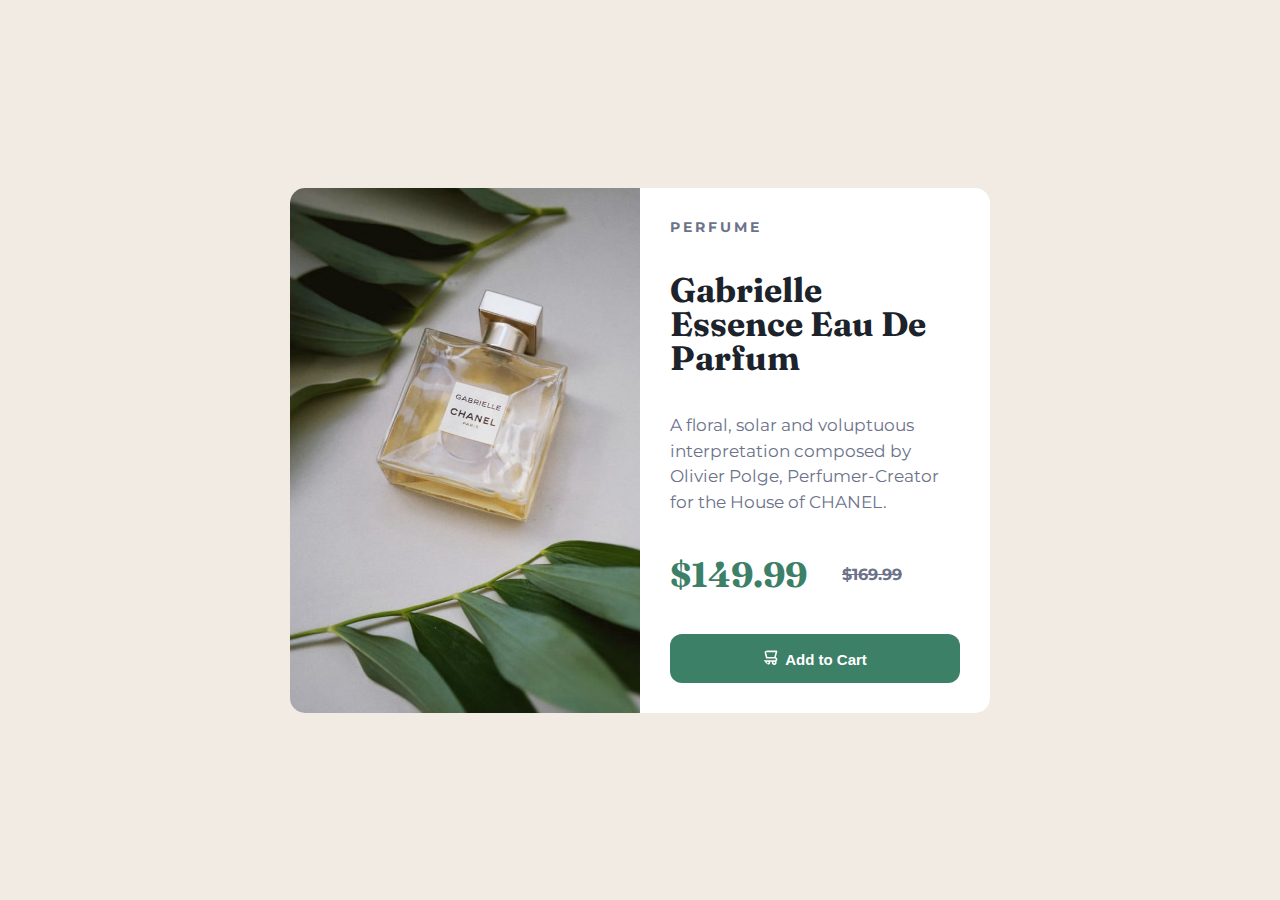
<file: index.html>
<!DOCTYPE html>
<html lang="en">
  <head>
    <meta charset="UTF-8" />
    <meta name="viewport" content="width=device-width, initial-scale=1.0" />
    <!-- displays site properly based on user's device -->

    <link
      rel="icon"
      type="image/png"
      sizes="32x32"
      href="./images/favicon-32x32.png"
    />
    <link rel="stylesheet" href="style.css" />

    <title>Frontend Mentor | Product preview card component</title>
  </head>
  <body>
    <div class="container">
      <div class="content">
        <img src="images/image-product-desktop.jpg" alt="A Chanel Perfume" title="Gabrielle Essence Eau De Parfum"/>
        <div class="product">
          <h6>PERFUME</h6>
          <h1>Gabrielle Essence Eau De Parfum</h1>
          <p>
            A floral, solar and voluptuous interpretation composed by Olivier
            Polge, Perfumer-Creator for the House of CHANEL.
          </p>
          <div class="price">
            <h2>$149.99</h2>
            <h3>$169.99</h3>
          </div>
          <button class="btn">
            <img src="/images/icon-cart.svg" alt="alt" />Add to Cart
          </button>
        </div>
      </div>
    </div>
  </body>
</html>
</file>
<file: style.css>
@import url('https://fonts.googleapis.com/css2?family=Abril+Fatface&family=Fraunces:opsz,wght@9..144,700&family=Merriweather:ital@0;1&family=Montserrat:wght@500;700&display=swap');

* {
    margin: 0;
    padding: 0;
    box-sizing: border-box;
}

body {
    background-color: hsl(30, 38%, 92%);
    font-size: 14px;
    font-family: 'Montserrat', 'Fraunces';
    min-height: 100vh;
    display: flex;
    justify-content: center;
    align-items: center;
}

.container {
    margin: 30px auto;
    padding: 0 30px;
}

.content {
    display: grid;
    grid-template-columns: 1fr 1fr;
    max-width: 700px;
    background-color: #fff;
    border-radius: 15px;
}

.content img {
    max-width: 100%;
    border-radius: 15px 0px 0px 15px;
    overflow: hidden;
}

.product {
    padding: 30px;
    display: flex;
    flex-direction: column;
    justify-content: space-between;
}

h6 {
    letter-spacing: 3px;
    font-size: 14px;
    color: hsl(228, 12%, 48%);
}

h1 {
    font-family: 'Fraunces';
    font-size: 34px;
    line-height: 1em;
    color: hsl(212, 21%, 14%);
}

p {
    color: hsl(228, 12%, 48%);
    line-height: 1.5em;
    font-size: 17px;
}

.price {
    display: flex;
    align-items: center;
}

.price h2 {
    margin-right: 35px;
    color: hsl(158, 36%, 37%);
    font-family: 'Fraunces';
    font-size: 35px;
}

h3 {
    text-decoration: line-through;
    color: hsl(228, 12%, 48%);
}

.btn {
    border: none;
    background-color: hsl(158, 36%, 37%);
    color: white;
    padding: 15px;
    border-radius: 12px;
    text-align: center;
    font-size: 15px;
    font-weight: 700;
    cursor: pointer;
    transition: background-color .3s ease;

}

.btn:hover {
    background-color: hsl(158, 50%, 22%);
}

.btn img {
    padding-right: 7px;
}

@media only screen and (max-width: 648px) {
    .content {
        display: grid;
        grid-template-columns: 1fr;
    }

    .content img {
        max-height: 400px;
        width: 100%;
        object-fit: cover;
        border-radius: 15px 15px 0px 0px;
    }

    button.btn img {
        display: none;
    }

    .content h6,
    h1,
    h2,
    p {
        padding-bottom: 20px;
    }
}
</file>
